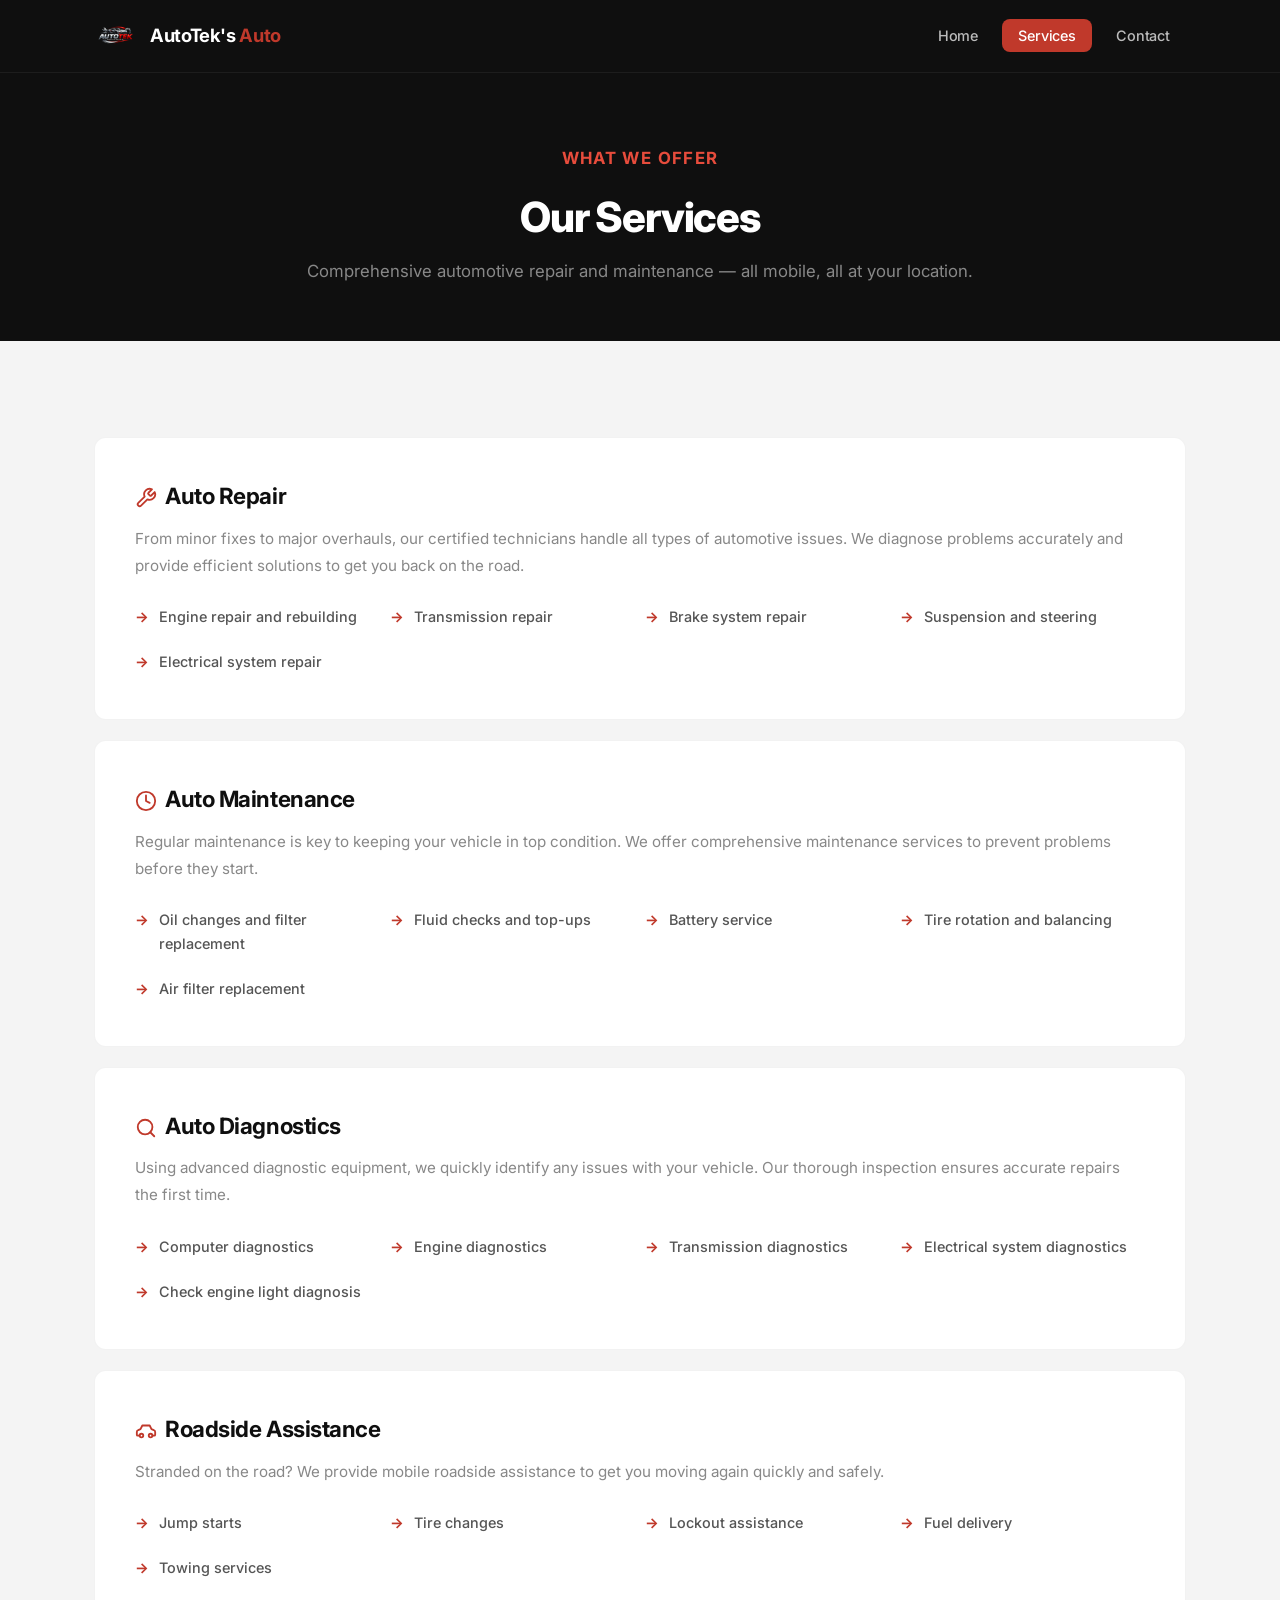
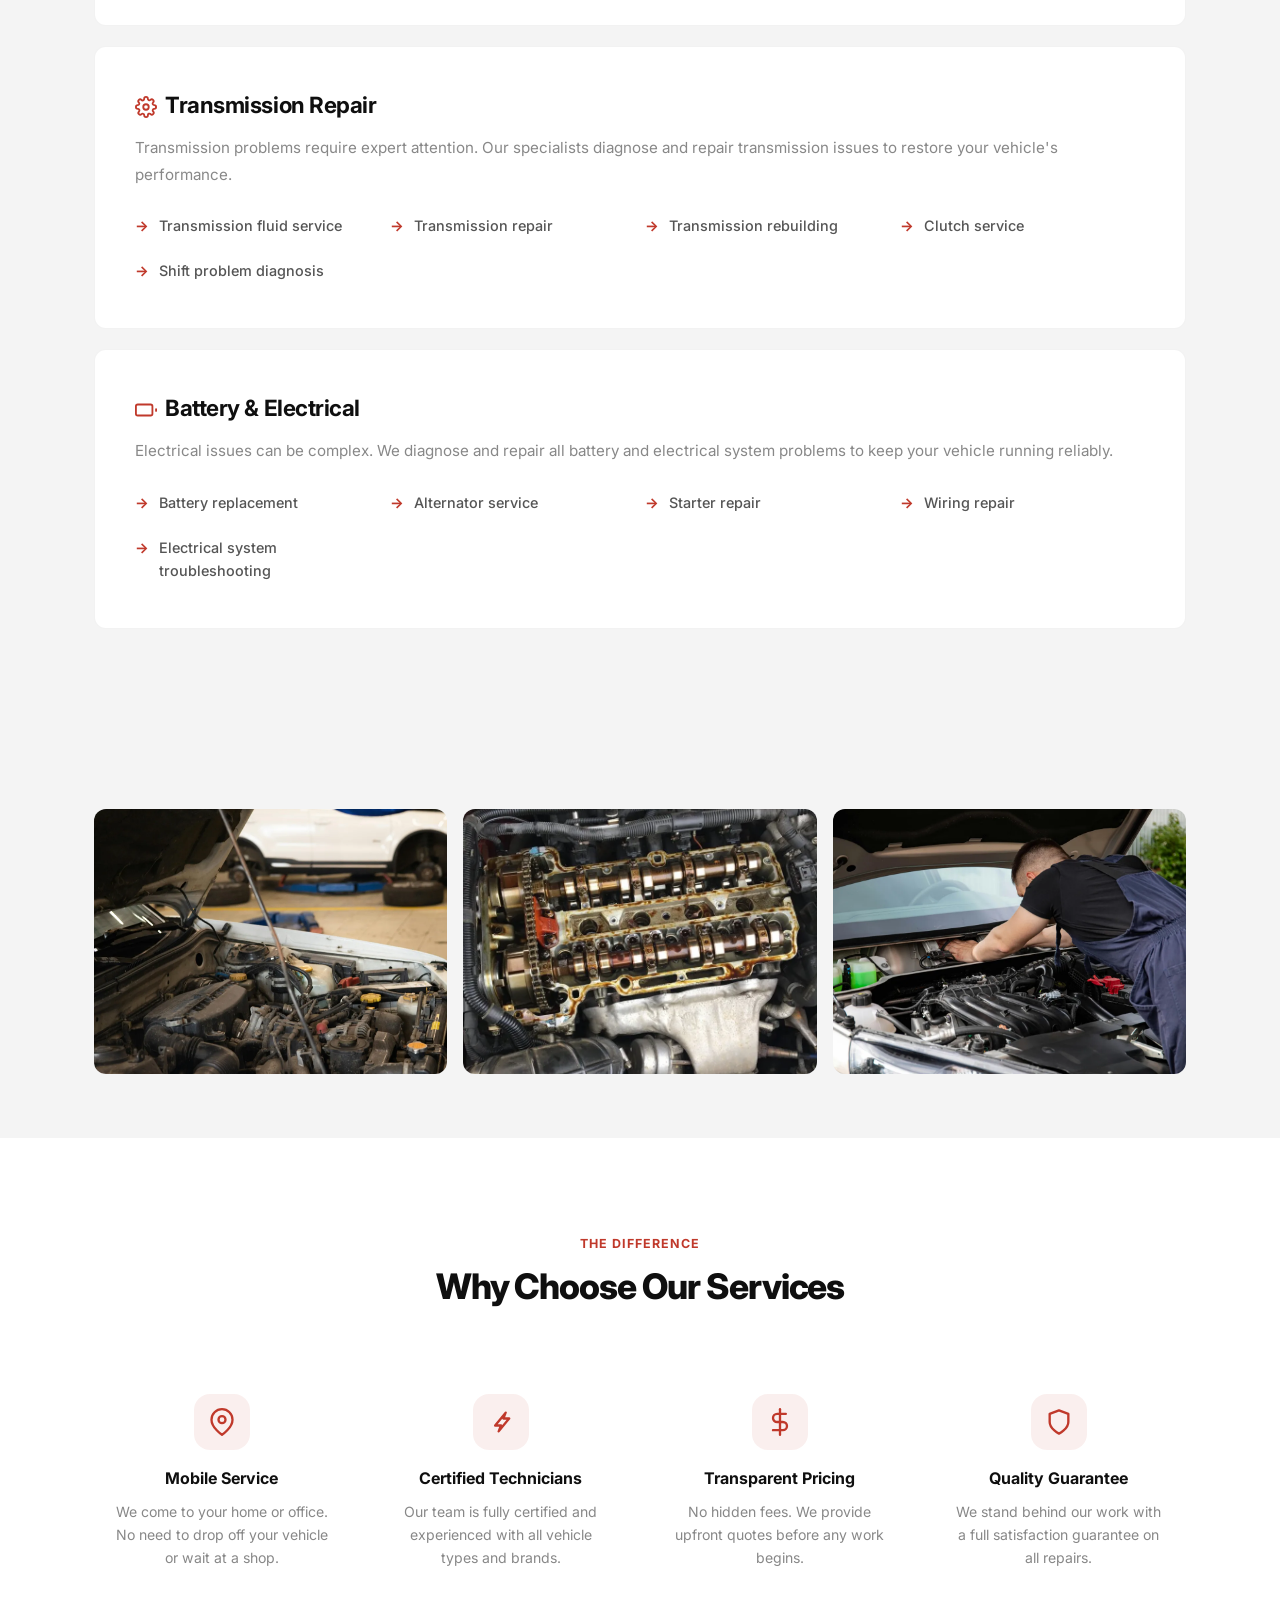
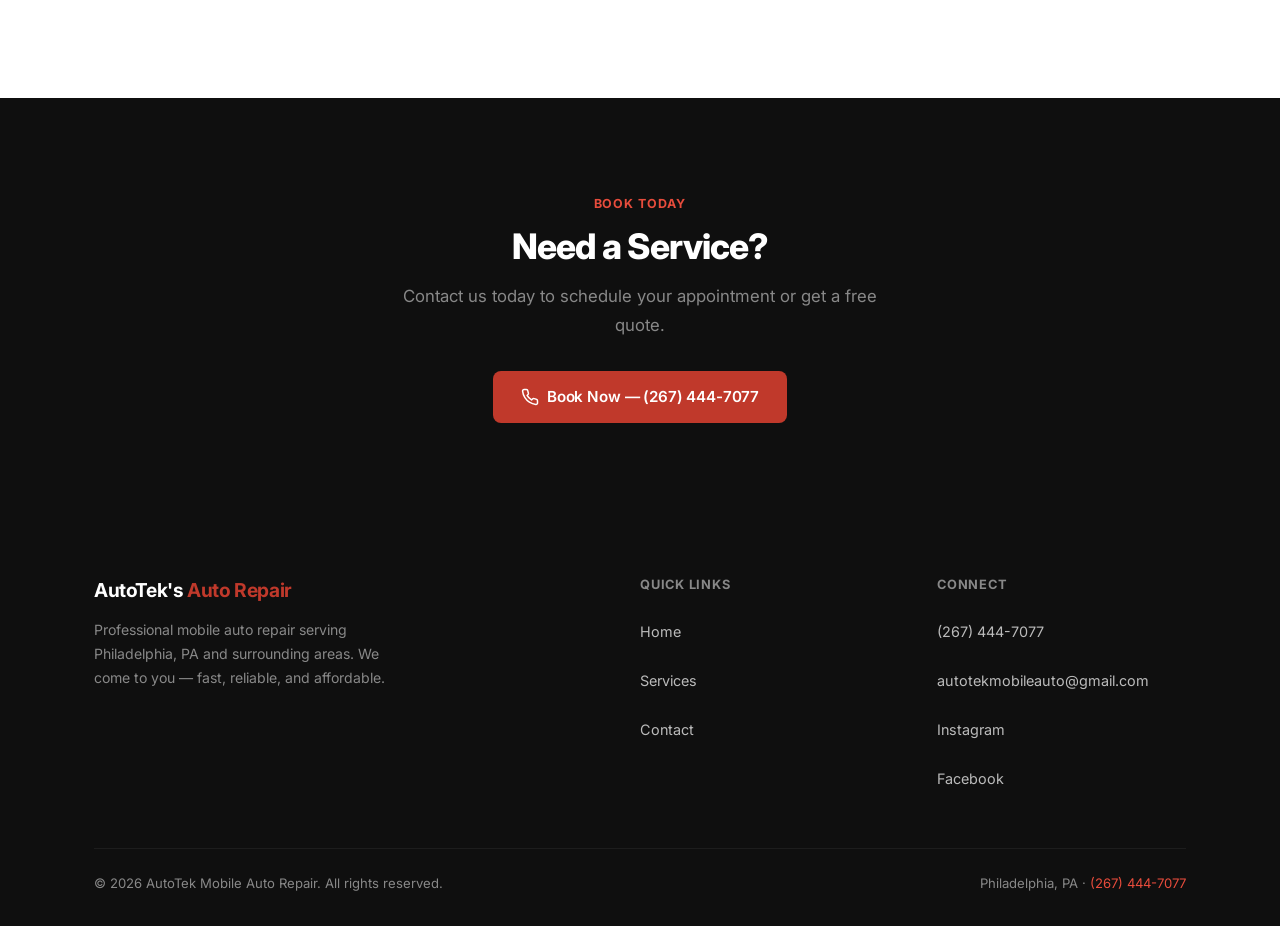
<file: services.html>
﻿<!DOCTYPE html>
<html lang="en">
<head>
    <meta charset="UTF-8">
    <meta name="viewport" content="width=device-width, initial-scale=1.0">
    <title>Services — AutoTek Mobile Auto Repair | Philadelphia, PA</title>
    <meta name="description" content="Comprehensive mobile auto repair services in Philadelphia, PA. Engine repair, maintenance, diagnostics, roadside assistance, transmission, and electrical work. Expert mechanics come to you.">
    <meta name="keywords" content="auto repair services Philadelphia PA, engine repair, transmission repair, auto maintenance, diagnostics, roadside assistance, mobile mechanic services">
    <meta name="geo.region" content="US-PA">
    <meta name="geo.placename" content="Philadelphia">
    <meta name="geo.position" content="39.9526;-75.1652">
    <meta name="ICBM" content="39.9526, -75.1652">
    <meta name="author" content="AutoTek Mobile Auto Repair">
    <meta name="robots" content="index, follow, max-snippet:-1, max-image-preview:large, max-video-preview:-1">
    <meta name="theme-color" content="#c0392b">
    <meta property="og:title" content="Services — AutoTek Mobile Auto Repair | Philadelphia, PA">
    <meta property="og:description" content="Professional auto repair services: engine repair, transmission, maintenance, diagnostics, roadside assistance & more. Mobile service in Philadelphia, PA.">
    <meta property="og:type" content="website">
    <meta property="og:url" content="https://autotekmobileauto.com/services.html">
    <meta property="og:image" content="https://autotekmobileauto.com/assets/og-image.jpg">
    <meta name="twitter:card" content="summary_large_image">
    <meta name="twitter:title" content="Services — AutoTek Mobile Auto Repair">
    <meta name="twitter:description" content="Professional auto repair services in Philadelphia, PA. Engine, transmission, maintenance, diagnostics & roadside assistance.">
    <meta name="twitter:image" content="https://autotekmobileauto.com/assets/og-image.jpg">
    <link rel="canonical" href="https://autotekmobileauto.com/services.html">
    <link rel="icon" type="image/png" href="assets/favicon.png">
    <link rel="preconnect" href="https://fonts.googleapis.com">
    <link rel="preconnect" href="https://fonts.gstatic.com" crossorigin>
    <link rel="stylesheet" href="https://fonts.googleapis.com/css2?family=Inter:wght@300;400;500;600;700;800&display=swap">
    <link rel="dns-prefetch" href="https://www.google-analytics.com">
    <!-- Google Analytics (Deferred for Performance) -->
    <script>
        function loadGA() {
            if (window.gaLoaded) return;
            window.gaLoaded = true;
            const script = document.createElement('script');
            script.src = 'https://www.googletagmanager.com/gtag/js?id=G-XXXXXXXXXX';
            script.async = true;
            document.head.appendChild(script);
            window.dataLayer = window.dataLayer || [];
            function gtag(){dataLayer.push(arguments);}
            gtag('js', new Date());
            gtag('config', 'G-XXXXXXXXXX');
            
            // Cleanup listeners
            ['scroll', 'mousemove', 'touchstart'].forEach(e => 
                window.removeEventListener(e, loadGA, { passive: true })
            );
        }
        // Load GA on first user interaction
        ['scroll', 'mousemove', 'touchstart'].forEach(e => 
            window.addEventListener(e, loadGA, { passive: true })
        );
    </script>
    <link rel="stylesheet" href="styles.css">
    <script type="application/ld+json">
    {
      "@context": "https://schema.org",
      "@type": "Service",
      "name": "Mobile Auto Repair Services",
      "provider": {
        "@type": "LocalBusiness",
        "name": "AutoTek Mobile Auto Repair",
        "telephone": "(267) 444-7077",
        "url": "https://autotekmobileauto.com"
      },
      "areaServed": {
        "@type": "City",
        "name": "Philadelphia, PA"
      },
      "serviceType": ["Auto Repair", "Auto Maintenance", "Diagnostics", "Roadside Assistance", "Transmission Repair", "Electrical Repair"]
    }
    </script>
    <script type="application/ld+json">
    {
      "@context": "https://schema.org",
      "@type": "BreadcrumbList",
      "itemListElement": [
        {
          "@type": "ListItem",
          "position": 1,
          "name": "Home",
          "item": "https://autotekmobileauto.com/"
        },
        {
          "@type": "ListItem",
          "position": 2,
          "name": "Services",
          "item": "https://autotekmobileauto.com/services.html"
        }
      ]
    }
    </script>
</head>
<body>

    <nav class="navbar">
        <div class="container">
            <a href="index.html" class="logo">
                <img src="assets/o.png" alt="AutoTek Mobile Auto Repair Logo" class="logo-img" width="40" height="40">
                <span class="logo-text">AutoTek's <span>Auto</span></span>
            </a>
            <button class="mobile-toggle" id="mobileToggle" aria-label="Toggle menu">
                <svg width="24" height="24" viewBox="0 0 24 24" fill="none" stroke="currentColor" stroke-width="2" stroke-linecap="round"><line x1="3" y1="6" x2="21" y2="6"/><line x1="3" y1="12" x2="21" y2="12"/><line x1="3" y1="18" x2="21" y2="18"/></svg>
            </button>
            <ul class="nav-links" id="navLinks">
                <li><a href="index.html">Home</a></li>
                <li><a href="services.html" class="active">Services</a></li>
                <li><a href="contact.html">Contact</a></li>
            </ul>
        </div>
    </nav>

    <main>

    <header class="page-header">
        <div class="container">
            <p class="section-label" style="color: var(--primary-light);">What We Offer</p>
            <h1>Our Services</h1>
            <p>Comprehensive automotive repair and maintenance — all mobile, all at your location.</p>
        </div>
    </header>

    <section class="services-detailed">
        <div class="container">
            <div class="service-item">
                <h2><svg width="22" height="22" viewBox="0 0 24 24" fill="none" stroke="var(--primary)" stroke-width="2" stroke-linecap="round" stroke-linejoin="round" style="vertical-align:middle;margin-right:8px"><path d="M14.7 6.3a1 1 0 0 0 0 1.4l1.6 1.6a1 1 0 0 0 1.4 0l3.77-3.77a6 6 0 0 1-7.94 7.94l-6.91 6.91a2.12 2.12 0 0 1-3-3l6.91-6.91a6 6 0 0 1 7.94-7.94l-3.76 3.76z"/></svg>Auto Repair</h2>
                <p>From minor fixes to major overhauls, our certified technicians handle all types of automotive issues. We diagnose problems accurately and provide efficient solutions to get you back on the road.</p>
                <ul class="service-list">
                    <li>Engine repair and rebuilding</li>
                    <li>Transmission repair</li>
                    <li>Brake system repair</li>
                    <li>Suspension and steering</li>
                    <li>Electrical system repair</li>
                </ul>
            </div>

            <div class="service-item">
                <h2><svg width="22" height="22" viewBox="0 0 24 24" fill="none" stroke="var(--primary)" stroke-width="2" stroke-linecap="round" stroke-linejoin="round" style="vertical-align:middle;margin-right:8px"><path d="M12 22c5.523 0 10-4.477 10-10S17.523 2 12 2 2 6.477 2 12s4.477 10 10 10z"/><path d="M12 6v6l4 2"/></svg>Auto Maintenance</h2>
                <p>Regular maintenance is key to keeping your vehicle in top condition. We offer comprehensive maintenance services to prevent problems before they start.</p>
                <ul class="service-list">
                    <li>Oil changes and filter replacement</li>
                    <li>Fluid checks and top-ups</li>
                    <li>Battery service</li>
                    <li>Tire rotation and balancing</li>
                    <li>Air filter replacement</li>
                </ul>
            </div>

            <div class="service-item">
                <h2><svg width="22" height="22" viewBox="0 0 24 24" fill="none" stroke="var(--primary)" stroke-width="2" stroke-linecap="round" stroke-linejoin="round" style="vertical-align:middle;margin-right:8px"><circle cx="11" cy="11" r="8"/><line x1="21" y1="21" x2="16.65" y2="16.65"/></svg>Auto Diagnostics</h2>
                <p>Using advanced diagnostic equipment, we quickly identify any issues with your vehicle. Our thorough inspection ensures accurate repairs the first time.</p>
                <ul class="service-list">
                    <li>Computer diagnostics</li>
                    <li>Engine diagnostics</li>
                    <li>Transmission diagnostics</li>
                    <li>Electrical system diagnostics</li>
                    <li>Check engine light diagnosis</li>
                </ul>
            </div>

            <div class="service-item">
                <h2><svg width="22" height="22" viewBox="0 0 24 24" fill="none" stroke="var(--primary)" stroke-width="2" stroke-linecap="round" stroke-linejoin="round" style="vertical-align:middle;margin-right:8px"><path d="M19 17h2c.6 0 1-.4 1-1v-3c0-.9-.7-1.7-1.5-1.9L18 10l-2-4H8L6 10l-2.5 1.1C2.7 11.3 2 12.1 2 13v3c0 .6.4 1 1 1h2"/><circle cx="7" cy="17" r="2"/><circle cx="17" cy="17" r="2"/></svg>Roadside Assistance</h2>
                <p>Stranded on the road? We provide mobile roadside assistance to get you moving again quickly and safely.</p>
                <ul class="service-list">
                    <li>Jump starts</li>
                    <li>Tire changes</li>
                    <li>Lockout assistance</li>
                    <li>Fuel delivery</li>
                    <li>Towing services</li>
                </ul>
            </div>

            <div class="service-item">
                <h2><svg width="22" height="22" viewBox="0 0 24 24" fill="none" stroke="var(--primary)" stroke-width="2" stroke-linecap="round" stroke-linejoin="round" style="vertical-align:middle;margin-right:8px"><circle cx="12" cy="12" r="3"/><path d="M19.4 15a1.65 1.65 0 0 0 .33 1.82l.06.06a2 2 0 0 1-2.83 2.83l-.06-.06a1.65 1.65 0 0 0-1.82-.33 1.65 1.65 0 0 0-1 1.51V21a2 2 0 0 1-4 0v-.09A1.65 1.65 0 0 0 9 19.4a1.65 1.65 0 0 0-1.82.33l-.06.06a2 2 0 0 1-2.83-2.83l.06-.06A1.65 1.65 0 0 0 4.68 15a1.65 1.65 0 0 0-1.51-1H3a2 2 0 0 1 0-4h.09A1.65 1.65 0 0 0 4.6 9a1.65 1.65 0 0 0-.33-1.82l-.06-.06a2 2 0 0 1 2.83-2.83l.06.06A1.65 1.65 0 0 0 9 4.68a1.65 1.65 0 0 0 1-1.51V3a2 2 0 0 1 4 0v.09a1.65 1.65 0 0 0 1 1.51 1.65 1.65 0 0 0 1.82-.33l.06-.06a2 2 0 0 1 2.83 2.83l-.06.06A1.65 1.65 0 0 0 19.4 9a1.65 1.65 0 0 0 1.51 1H21a2 2 0 0 1 0 4h-.09a1.65 1.65 0 0 0-1.51 1z"/></svg>Transmission Repair</h2>
                <p>Transmission problems require expert attention. Our specialists diagnose and repair transmission issues to restore your vehicle's performance.</p>
                <ul class="service-list">
                    <li>Transmission fluid service</li>
                    <li>Transmission repair</li>
                    <li>Transmission rebuilding</li>
                    <li>Clutch service</li>
                    <li>Shift problem diagnosis</li>
                </ul>
            </div>

            <div class="service-item">
                <h2><svg width="22" height="22" viewBox="0 0 24 24" fill="none" stroke="var(--primary)" stroke-width="2" stroke-linecap="round" stroke-linejoin="round" style="vertical-align:middle;margin-right:8px"><rect x="1" y="6" width="18" height="12" rx="2"/><line x1="23" y1="13" x2="23" y2="11"/></svg>Battery & Electrical</h2>
                <p>Electrical issues can be complex. We diagnose and repair all battery and electrical system problems to keep your vehicle running reliably.</p>
                <ul class="service-list">
                    <li>Battery replacement</li>
                    <li>Alternator service</li>
                    <li>Starter repair</li>
                    <li>Wiring repair</li>
                    <li>Electrical system troubleshooting</li>
                </ul>
            </div>
        </div>
    </section>

    <section class="gallery" style="padding: 64px 0;">
        <div class="container">
            <div class="gallery-grid">
                <div class="gallery-item"><img src="assets/pexels-artempodrez-8985922.webp" alt="Auto mechanic inspecting engine under hood" width="800" height="600" loading="lazy"></div>
                <div class="gallery-item"><img src="assets/o.webp" alt="Engine camshaft rebuild in progress" width="800" height="600" loading="lazy"></div>
                <div class="gallery-item"><img src="assets/pexels-19x14-8478259.webp" alt="Technician performing engine diagnostics" width="800" height="600" loading="lazy"></div>
            </div>
        </div>
    </section>

    <section class="why-choose">
        <div class="container">
            <div class="section-header text-center">
                <p class="section-label">The Difference</p>
                <h2 class="section-title">Why Choose Our Services</h2>
            </div>
            <div class="benefits-grid">
                <div class="benefit">
                    <div class="benefit-icon"><svg width="28" height="28" viewBox="0 0 24 24" fill="none" stroke="var(--primary)" stroke-width="2" stroke-linecap="round" stroke-linejoin="round"><path d="M21 10c0 7-9 13-9 13s-9-6-9-13a9 9 0 0 1 18 0z"/><circle cx="12" cy="10" r="3"/></svg></div>
                    <h3>Mobile Service</h3>
                    <p>We come to your home or office. No need to drop off your vehicle or wait at a shop.</p>
                </div>
                <div class="benefit">
                    <div class="benefit-icon"><svg width="28" height="28" viewBox="0 0 24 24" fill="none" stroke="var(--primary)" stroke-width="2" stroke-linecap="round" stroke-linejoin="round"><path d="M12 15l-2 5 9-11h-5l2-5-9 11h5z"/></svg></div>
                    <h3>Certified Technicians</h3>
                    <p>Our team is fully certified and experienced with all vehicle types and brands.</p>
                </div>
                <div class="benefit">
                    <div class="benefit-icon"><svg width="28" height="28" viewBox="0 0 24 24" fill="none" stroke="var(--primary)" stroke-width="2" stroke-linecap="round" stroke-linejoin="round"><line x1="12" y1="1" x2="12" y2="23"/><path d="M17 5H9.5a3.5 3.5 0 0 0 0 7h5a3.5 3.5 0 0 1 0 7H6"/></svg></div>
                    <h3>Transparent Pricing</h3>
                    <p>No hidden fees. We provide upfront quotes before any work begins.</p>
                </div>
                <div class="benefit">
                    <div class="benefit-icon"><svg width="28" height="28" viewBox="0 0 24 24" fill="none" stroke="var(--primary)" stroke-width="2" stroke-linecap="round" stroke-linejoin="round"><path d="M12 22s8-4 8-10V5l-8-3-8 3v7c0 6 8 10 8 10z"/></svg></div>
                    <h3>Quality Guarantee</h3>
                    <p>We stand behind our work with a full satisfaction guarantee on all repairs.</p>
                </div>
            </div>
        </div>
    </section>

    <section class="cta-section">
        <div class="container">
            <p class="section-label" style="color: var(--primary-light);">Book Today</p>
            <h2 class="section-title" style="color: var(--white);">Need a Service?</h2>
            <p class="section-subtitle mx-auto" style="color: var(--gray-500);">Contact us today to schedule your appointment or get a free quote.</p>
            <div class="cta-actions">
                <a href="tel:+12674447077" class="btn btn-primary">
                    <svg width="18" height="18" viewBox="0 0 24 24" fill="none" stroke="currentColor" stroke-width="2" stroke-linecap="round" stroke-linejoin="round"><path d="M22 16.92v3a2 2 0 0 1-2.18 2 19.79 19.79 0 0 1-8.63-3.07 19.5 19.5 0 0 1-6-6 19.79 19.79 0 0 1-3.07-8.67A2 2 0 0 1 4.11 2h3a2 2 0 0 1 2 1.72c.127.96.361 1.903.7 2.81a2 2 0 0 1-.45 2.11L8.09 9.91a16 16 0 0 0 6 6l1.27-1.27a2 2 0 0 1 2.11-.45c.907.339 1.85.573 2.81.7A2 2 0 0 1 22 16.92z"/></svg>
                    Book Now — (267) 444-7077
                </a>
            </div>
        </div>
    </section>

    </main>

    <footer>
        <div class="container">
            <div class="footer-grid">
                <div class="footer-brand">
                    <span class="logo-text">AutoTek's <span style="color:var(--primary);">Auto Repair</span></span>
                    <p>Professional mobile auto repair serving Philadelphia, PA and surrounding areas. We come to you — fast, reliable, and affordable.</p>
                </div>
                <div class="footer-col">
                    <h4>Quick Links</h4>
                    <ul>
                        <li><a href="index.html">Home</a></li>
                        <li><a href="services.html">Services</a></li>
                        <li><a href="contact.html">Contact</a></li>
                    </ul>
                </div>
                <div class="footer-col">
                    <h4>Connect</h4>
                    <ul>
                        <li><a href="tel:+12674447077">(267) 444-7077</a></li>
                        <li><a href="mailto:autotekmobileauto@gmail.com">autotekmobileauto@gmail.com</a></li>
                        <li><a href="https://www.instagram.com/AutoTeksmobileauto/" target="_blank" rel="noopener noreferrer">Instagram</a></li>
                        <li><a href="https://www.facebook.com/AutoTeksmobileauto/" target="_blank" rel="noopener noreferrer">Facebook</a></li>
                    </ul>
                </div>
            </div>
            <div class="footer-bottom">
                <p>&copy; <span class="copyright-year">2025</span> AutoTek Mobile Auto Repair. All rights reserved.</p>
                <p>Philadelphia, PA &middot; <a href="tel:+12674447077">(267) 444-7077</a></p>
            </div>
        </div>
    </footer>

    <script src="script.js"></script>
</body>
</html>
</file>
<file: styles.css>
* {
    margin: 0;
    padding: 0;
    box-sizing: border-box;
}

:root {
    --primary: #c0392b;
    --primary-light: #e74c3c;
    --primary-dark: #962d22;
    --dark: #0f0f0f;
    --dark-2: #1a1a1a;
    --dark-3: #222;
    --gray-900: #2a2a2a;
    --gray-700: #555;
    --gray-500: #888;
    --gray-300: #bbb;
    --gray-100: #f4f4f4;
    --white: #fff;
    --radius: 12px;
    --radius-sm: 8px;
    --shadow: 0 4px 24px rgba(0,0,0,0.06);
    --shadow-lg: 0 12px 48px rgba(0,0,0,0.1);
    --transition: 0.3s cubic-bezier(0.4, 0, 0.2, 1);
}

html { scroll-behavior: smooth; }

body {
    font-family: 'Inter', -apple-system, BlinkMacSystemFont, sans-serif;
    color: var(--dark);
    line-height: 1.6;
    background: var(--white);
    -webkit-font-smoothing: antialiased;
}

.container {
    max-width: 1140px;
    margin: 0 auto;
    padding: 0 24px;
}

/* ── Navbar ── */
.navbar {
    background: var(--dark);
    padding: 0;
    position: sticky;
    top: 0;
    z-index: 1000;
    border-bottom: 1px solid rgba(255,255,255,0.06);
}

.navbar .container {
    display: flex;
    justify-content: space-between;
    align-items: center;
    height: 72px;
}

.logo {
    display: flex;
    align-items: center;
    gap: 12px;
    text-decoration: none;
    color: var(--white);
}

.logo-img {
    height: 44px;
    width: auto;
    border-radius: 4px;
}

.logo-text {
    font-size: 1.15rem;
    font-weight: 700;
    letter-spacing: -0.02em;
    color: var(--white);
}

.logo-text span {
    color: var(--primary);
}

.nav-links {
    display: flex;
    list-style: none;
    gap: 8px;
    align-items: center;
}

.nav-links a {
    color: var(--gray-300);
    text-decoration: none;
    font-weight: 500;
    font-size: 0.9rem;
    padding: 8px 16px;
    border-radius: 8px;
    transition: var(--transition);
    letter-spacing: -0.01em;
}

.nav-links a:hover { color: var(--white); background: rgba(255,255,255,0.06); }
.nav-links a.active { color: var(--white); background: var(--primary); }

.mobile-toggle {
    display: none;
    background: none;
    border: none;
    color: var(--white);
    font-size: 1.5rem;
    cursor: pointer;
    padding: 12px;
    min-width: 48px;
    min-height: 48px;
}

/* ── Hero ── */
.hero {
    position: relative;
    min-height: 520px;
    display: flex;
    align-items: center;
    overflow: hidden;
    background: var(--dark);
}

.hero-bg {
    position: absolute;
    inset: 0;
    z-index: 1;
}

.hero-bg img {
    width: 100%;
    height: 100%;
    object-fit: cover;
    opacity: 0.45;
}

.hero-overlay {
    position: absolute;
    inset: 0;
    background: linear-gradient(135deg, rgba(15,15,15,0.85) 0%, rgba(15,15,15,0.5) 100%);
    z-index: 2;
}

.hero-logo-bg {
    position: absolute;
    inset: 0;
    z-index: 3;
    display: flex;
    align-items: center;
    justify-content: center;
    pointer-events: none;
}

.hero-logo-bg img {
    width: min(560px, 80vw);
    height: auto;
    opacity: 0.18;
    mix-blend-mode: screen;
    filter: saturate(1.4);
}

.hero .container {
    position: relative;
    z-index: 4;
    padding-top: 80px;
    padding-bottom: 80px;
}

.hero-content { max-width: 600px; }

.hero-badge {
    display: inline-flex;
    align-items: center;
    gap: 8px;
    background: rgba(192,57,43,0.15);
    border: 1px solid rgba(192,57,43,0.3);
    color: var(--primary-light);
    padding: 6px 16px;
    border-radius: 100px;
    font-size: 0.8rem;
    font-weight: 600;
    letter-spacing: 0.03em;
    text-transform: uppercase;
    margin-bottom: 24px;
}

.hero h1 {
    font-size: 3.2rem;
    font-weight: 800;
    line-height: 1.1;
    letter-spacing: -0.03em;
    color: var(--white);
    margin-bottom: 16px;
}

.hero p {
    font-size: 1.1rem;
    color: var(--gray-300);
    margin-bottom: 32px;
    line-height: 1.7;
    max-width: 480px;
}

.hero-actions { display: flex; gap: 12px; flex-wrap: wrap; }

/* ── Buttons ── */
.btn {
    display: inline-flex;
    align-items: center;
    gap: 8px;
    padding: 14px 28px;
    border-radius: var(--radius-sm);
    text-decoration: none;
    font-weight: 600;
    font-size: 0.95rem;
    transition: var(--transition);
    cursor: pointer;
    border: none;
    letter-spacing: -0.01em;
}

.btn-primary {
    background: var(--primary);
    color: var(--white);
}

.btn-primary:hover {
    background: var(--primary-dark);
    transform: translateY(-2px);
    box-shadow: 0 8px 24px rgba(192,57,43,0.3);
}

.btn-outline {
    background: transparent;
    color: var(--white);
    border: 1.5px solid rgba(255,255,255,0.25);
}

.btn-outline:hover {
    border-color: var(--white);
    background: rgba(255,255,255,0.05);
}

.btn-dark {
    background: var(--dark);
    color: var(--white);
}

.btn-dark:hover {
    background: var(--dark-2);
    transform: translateY(-2px);
    box-shadow: var(--shadow-lg);
}

/* ── Section Shared ── */
section { padding: 96px 0; }

.section-label {
    font-size: 0.78rem;
    font-weight: 700;
    text-transform: uppercase;
    letter-spacing: 0.08em;
    color: var(--primary);
    margin-bottom: 12px;
}

.section-title {
    font-size: 2.2rem;
    font-weight: 800;
    letter-spacing: -0.03em;
    color: var(--dark);
    margin-bottom: 16px;
    line-height: 1.15;
}

.section-subtitle {
    font-size: 1.05rem;
    color: var(--gray-500);
    max-width: 520px;
    line-height: 1.7;
}

.section-header { margin-bottom: 56px; }
.text-center { text-align: center; }
.mx-auto { margin-left: auto; margin-right: auto; }

/* ── About / Why Us ── */
.about { background: var(--gray-100); }

.about-grid {
    display: grid;
    grid-template-columns: 1fr 1fr;
    gap: 64px;
    align-items: center;
}

.about-image {
    border-radius: var(--radius);
    overflow: hidden;
    aspect-ratio: 4/3;
    box-shadow: var(--shadow-lg);
}

.about-image img {
    width: 100%;
    height: 100%;
    object-fit: cover;
    transition: transform 0.6s ease;
}

.about-image:hover img { transform: scale(1.03); }

.about-text .section-subtitle { margin-bottom: 32px; }

.features-list {
    list-style: none;
    display: flex;
    flex-direction: column;
    gap: 14px;
}

.features-list li {
    display: flex;
    align-items: center;
    gap: 12px;
    font-size: 0.95rem;
    color: var(--gray-700);
    font-weight: 500;
}

.features-list li .check {
    width: 24px;
    height: 24px;
    border-radius: 50%;
    background: rgba(192,57,43,0.1);
    color: var(--primary);
    display: flex;
    align-items: center;
    justify-content: center;
    font-size: 0.75rem;
    flex-shrink: 0;
    font-weight: 700;
}

/* ── Stats ── */
.stats-bar {
    background: var(--dark);
    padding: 48px 0;
}

.stats-grid {
    display: grid;
    grid-template-columns: repeat(4, 1fr);
    gap: 32px;
    text-align: center;
}

.stat-item h3 {
    font-size: 2.4rem;
    font-weight: 800;
    color: var(--primary-light);
    letter-spacing: -0.03em;
    margin-bottom: 4px;
}

.stat-item p {
    font-size: 0.85rem;
    color: var(--gray-500);
    font-weight: 500;
    text-transform: uppercase;
    letter-spacing: 0.05em;
}

/* ── Services Preview (Home) ── */
.services-grid {
    display: grid;
    grid-template-columns: repeat(3, 1fr);
    gap: 24px;
}

.service-card {
    background: var(--white);
    padding: 36px 28px;
    border-radius: var(--radius);
    border: 1px solid rgba(0,0,0,0.06);
    transition: var(--transition);
    position: relative;
    overflow: hidden;
}

.service-card::before {
    content: '';
    position: absolute;
    top: 0;
    left: 0;
    right: 0;
    height: 3px;
    background: var(--primary);
    transform: scaleX(0);
    transition: transform 0.4s ease;
    transform-origin: left;
}

.service-card:hover {
    transform: translateY(-6px);
    box-shadow: var(--shadow-lg);
}

.service-card:hover::before { transform: scaleX(1); }

.service-icon {
    width: 48px;
    height: 48px;
    border-radius: 12px;
    background: rgba(192,57,43,0.08);
    display: flex;
    align-items: center;
    justify-content: center;
    font-size: 1.3rem;
    margin-bottom: 20px;
}

.service-card h3 {
    font-size: 1.15rem;
    font-weight: 700;
    color: var(--dark);
    margin-bottom: 8px;
    letter-spacing: -0.01em;
}

.service-card p {
    font-size: 0.9rem;
    color: var(--gray-500);
    line-height: 1.65;
}

.view-all {
    display: inline-flex;
    align-items: center;
    gap: 6px;
    color: var(--primary);
    text-decoration: none;
    font-weight: 600;
    font-size: 0.95rem;
    margin-top: 40px;
    transition: var(--transition);
}

.view-all:hover { gap: 12px; }

/* ── Gallery / Work ── */
.gallery { background: var(--gray-100); }

.gallery-grid {
    display: grid;
    grid-template-columns: repeat(3, 1fr);
    gap: 16px;
}

.gallery-item {
    border-radius: var(--radius);
    overflow: hidden;
    aspect-ratio: 4/3;
    cursor: pointer;
}

.gallery-item img {
    width: 100%;
    height: 100%;
    object-fit: cover;
    transition: transform 0.5s ease;
}

.gallery-item:hover img { transform: scale(1.06); }

/* ── CTA ── */
.cta-section {
    background: var(--dark);
    text-align: center;
}

.cta-section .section-title { color: var(--white); }
.cta-section .section-subtitle { color: var(--gray-500); }
.cta-actions { display: flex; gap: 12px; justify-content: center; margin-top: 32px; flex-wrap: wrap; }

/* ── Page Header ── */
.page-header {
    background: var(--dark);
    padding: 72px 0 56px;
    text-align: center;
}

.page-header h1 {
    font-size: 2.6rem;
    font-weight: 800;
    color: var(--white);
    letter-spacing: -0.03em;
    margin-bottom: 8px;
}

.page-header p {
    font-size: 1.05rem;
    color: var(--gray-500);
}

/* ── Services Detail ── */
.services-detailed { background: var(--gray-100); }

.service-item {
    background: var(--white);
    padding: 40px;
    margin-bottom: 20px;
    border-radius: var(--radius);
    border: 1px solid rgba(0,0,0,0.05);
    transition: var(--transition);
}

.service-item:hover { box-shadow: var(--shadow); }

.service-item h2 {
    font-size: 1.4rem;
    font-weight: 700;
    color: var(--dark);
    margin-bottom: 12px;
    letter-spacing: -0.02em;
}

.service-item p {
    color: var(--gray-500);
    margin-bottom: 20px;
    line-height: 1.75;
    font-size: 0.95rem;
}

.service-list {
    list-style: none;
    display: grid;
    grid-template-columns: repeat(auto-fit, minmax(200px, 1fr));
    gap: 10px;
}

.service-list li {
    padding: 6px 0 6px 24px;
    position: relative;
    color: var(--gray-700);
    font-size: 0.9rem;
    font-weight: 500;
}

.service-list li::before {
    content: '→';
    position: absolute;
    left: 0;
    color: var(--primary);
    font-weight: 700;
}

/* ── Benefits ── */
.why-choose { background: var(--white); }

.benefits-grid {
    display: grid;
    grid-template-columns: repeat(4, 1fr);
    gap: 24px;
}

.benefit {
    text-align: center;
    padding: 32px 20px;
    border-radius: var(--radius);
    transition: var(--transition);
}

.benefit:hover { background: var(--gray-100); }

.benefit-icon {
    width: 56px;
    height: 56px;
    border-radius: 16px;
    background: rgba(192,57,43,0.08);
    display: flex;
    align-items: center;
    justify-content: center;
    font-size: 1.5rem;
    margin: 0 auto 16px;
}

.benefit h3 {
    font-size: 1rem;
    font-weight: 700;
    color: var(--dark);
    margin-bottom: 8px;
}

.benefit p {
    font-size: 0.88rem;
    color: var(--gray-500);
    line-height: 1.65;
}

/* ── Contact ── */
.contact-section { background: var(--gray-100); }

.contact-wrapper {
    display: grid;
    grid-template-columns: 1fr 1fr;
    gap: 48px;
}

.contact-info h2 {
    font-size: 1.8rem;
    font-weight: 800;
    color: var(--dark);
    margin-bottom: 8px;
    letter-spacing: -0.02em;
}

.contact-info > p {
    color: var(--gray-500);
    margin-bottom: 32px;
    line-height: 1.7;
}

.info-item {
    margin-bottom: 24px;
    padding-bottom: 24px;
    border-bottom: 1px solid rgba(0,0,0,0.06);
}

.info-item:last-child { border-bottom: none; }

.info-item h3 {
    font-size: 0.8rem;
    font-weight: 700;
    text-transform: uppercase;
    letter-spacing: 0.06em;
    color: var(--gray-500);
    margin-bottom: 6px;
}

.info-item p { color: var(--dark); font-weight: 500; margin-bottom: 2px; }

.info-item a {
    color: var(--primary);
    text-decoration: none;
    font-weight: 600;
    transition: var(--transition);
}

.info-item a:hover { color: var(--primary-dark); }

.small { font-size: 0.82rem; color: var(--gray-500); font-weight: 400; }

.social-links {
    display: flex;
    gap: 12px;
    margin-top: 8px;
}

.social-link {
    display: inline-flex;
    align-items: center;
    gap: 8px;
    padding: 10px 18px;
    background: var(--white);
    border: 1px solid rgba(0,0,0,0.08);
    border-radius: var(--radius-sm);
    color: var(--dark);
    text-decoration: none;
    font-size: 0.85rem;
    font-weight: 600;
    transition: var(--transition);
}

.social-link:hover {
    border-color: var(--primary);
    color: var(--primary);
    transform: translateY(-2px);
    box-shadow: var(--shadow);
}

.contact-reasons {
    list-style: none;
    display: flex;
    flex-direction: column;
    gap: 8px;
}

.contact-reasons li {
    padding-left: 20px;
    position: relative;
    color: var(--gray-700);
    font-size: 0.9rem;
}

.contact-reasons li::before {
    content: '•';
    position: absolute;
    left: 0;
    color: var(--primary);
    font-weight: bold;
}

/* ── Contact Form ── */
.contact-form-wrapper h2 {
    font-size: 1.8rem;
    font-weight: 800;
    color: var(--dark);
    margin-bottom: 20px;
    letter-spacing: -0.02em;
}

.contact-form {
    background: var(--white);
    padding: 32px;
    border-radius: var(--radius);
    border: 1px solid rgba(0,0,0,0.06);
}

.form-group { margin-bottom: 20px; }

.form-group label {
    display: block;
    margin-bottom: 6px;
    font-size: 0.85rem;
    font-weight: 600;
    color: var(--dark);
}

.form-group input,
.form-group select,
.form-group textarea {
    width: 100%;
    padding: 12px 16px;
    border: 1.5px solid rgba(0,0,0,0.1);
    border-radius: var(--radius-sm);
    font-family: inherit;
    font-size: 0.92rem;
    transition: var(--transition);
    background: var(--white);
    color: var(--dark);
}

.form-group input:focus,
.form-group select:focus,
.form-group textarea:focus {
    outline: none;
    border-color: var(--primary);
    box-shadow: 0 0 0 4px rgba(192,57,43,0.08);
}

.submit-button {
    width: 100%;
    padding: 14px 28px;
    background: var(--primary);
    color: var(--white);
    border: none;
    border-radius: var(--radius-sm);
    font-family: inherit;
    font-weight: 700;
    font-size: 0.95rem;
    cursor: pointer;
    transition: var(--transition);
}

.submit-button:hover {
    background: var(--primary-dark);
    transform: translateY(-2px);
    box-shadow: 0 8px 24px rgba(192,57,43,0.25);
}

.form-note {
    margin-top: 16px;
    color: var(--gray-500);
    font-size: 0.82rem;
    text-align: center;
}

/* ── FAQ ── */
.faq-section { background: var(--white); }

.faq-grid {
    display: grid;
    grid-template-columns: repeat(2, 1fr);
    gap: 20px;
}

.faq-item {
    background: var(--gray-100);
    padding: 28px;
    border-radius: var(--radius);
    transition: var(--transition);
}

.faq-item:hover { box-shadow: var(--shadow); transform: translateY(-2px); }

.faq-item h3 {
    font-size: 1rem;
    font-weight: 700;
    color: var(--dark);
    margin-bottom: 8px;
}

.faq-item p {
    font-size: 0.9rem;
    color: var(--gray-500);
    line-height: 1.65;
}

/* ── Footer ── */
footer {
    background: var(--dark);
    color: var(--white);
    padding: 56px 0 32px;
}

.footer-grid {
    display: grid;
    grid-template-columns: 2fr 1fr 1fr;
    gap: 48px;
    margin-bottom: 40px;
}

.footer-brand .logo-text {
    font-size: 1.2rem;
    margin-bottom: 12px;
    display: block;
}

.footer-brand p {
    color: var(--gray-500);
    font-size: 0.88rem;
    line-height: 1.7;
    max-width: 300px;
}

.footer-col h4 {
    font-size: 0.8rem;
    font-weight: 700;
    text-transform: uppercase;
    letter-spacing: 0.06em;
    color: var(--gray-500);
    margin-bottom: 16px;
}

.footer-col ul { list-style: none; }

.footer-col ul li { margin-bottom: 10px; }

.footer-col ul a {
    color: var(--gray-300);
    text-decoration: none;
    font-size: 0.9rem;
    transition: var(--transition);
    display: inline-block;
    padding: 8px 0;
}

.footer-col ul a:hover { color: var(--white); }

.footer-bottom {
    border-top: 1px solid rgba(255,255,255,0.06);
    padding-top: 24px;
    display: flex;
    justify-content: space-between;
    align-items: center;
}

.footer-bottom p {
    font-size: 0.82rem;
    color: var(--gray-500);
}

.footer-bottom a {
    color: var(--primary-light);
    text-decoration: none;
}

/* ── Success ── */
.success-message {
    background: #16a34a;
    color: var(--white);
    padding: 16px;
    border-radius: var(--radius-sm);
    margin-bottom: 20px;
    text-align: center;
    font-weight: 600;
    font-size: 0.92rem;
    animation: fadeIn 0.4s ease;
}

@keyframes fadeIn {
    from { opacity: 0; transform: translateY(-8px); }
    to { opacity: 1; transform: translateY(0); }
}

/* ── Responsive ── */
@media (max-width: 1024px) {
    .services-grid { grid-template-columns: repeat(2, 1fr); }
    .benefits-grid { grid-template-columns: repeat(2, 1fr); }
    .footer-grid { grid-template-columns: 1fr 1fr; }
    .gallery-grid { grid-template-columns: repeat(2, 1fr); }
}

@media (max-width: 768px) {
    .mobile-toggle { display: block; }
    .nav-links {
        display: none;
        position: absolute;
        top: 72px;
        left: 0;
        right: 0;
        background: var(--dark);
        flex-direction: column;
        padding: 16px 24px;
        border-top: 1px solid rgba(255,255,255,0.06);
        gap: 4px;
    }
    .nav-links.open { display: flex; }
    .nav-links a { display: block; padding: 16px; }

    .hero h1 { font-size: 2.2rem; }
    .hero { min-height: 420px; }
    section { padding: 64px 0; }

    .about-grid { grid-template-columns: 1fr; gap: 32px; }
    .stats-grid { grid-template-columns: repeat(2, 1fr); }
    .services-grid { grid-template-columns: 1fr; }
    .benefits-grid { grid-template-columns: 1fr; }
    .contact-wrapper { grid-template-columns: 1fr; }
    .faq-grid { grid-template-columns: 1fr; }
    .gallery-grid { grid-template-columns: repeat(2, 1fr); }
    .footer-grid { grid-template-columns: 1fr; gap: 32px; }
    .footer-bottom { flex-direction: column; gap: 8px; text-align: center; }
    .section-title { font-size: 1.8rem; }
    .page-header h1 { font-size: 2rem; }
}

/* ── Map / Location ── */
.location-section { background: var(--white); }

.map-wrapper {
    border-radius: var(--radius);
    overflow: hidden;
    box-shadow: var(--shadow);
    border: 1px solid rgba(0,0,0,0.06);
}

.map-wrapper iframe {
    display: block;
    width: 100%;
    height: 500px;
}

/* ── Book Now Card (Contact) ── */
.contact-book-wrapper {
    display: flex;
    flex-direction: column;
    gap: 24px;
}

.book-now-card {
    background: var(--white);
    border: 1px solid rgba(0,0,0,0.06);
    border-radius: var(--radius);
    padding: 40px 32px;
    text-align: center;
}

.book-now-card svg:first-child { margin-bottom: 20px; }

.book-now-card h2 {
    font-size: 1.6rem;
    font-weight: 800;
    color: var(--dark);
    margin-bottom: 12px;
    letter-spacing: -0.02em;
}

.book-now-card p {
    color: var(--gray-500);
    font-size: 0.95rem;
    line-height: 1.7;
    margin-bottom: 24px;
    max-width: 360px;
    margin-left: auto;
    margin-right: auto;
}

.map-card {
    background: var(--white);
    border: 1px solid rgba(0,0,0,0.06);
    border-radius: var(--radius);
    overflow: hidden;
}

.map-card h3 {
    padding: 20px 24px 16px;
    font-size: 1rem;
    font-weight: 700;
    color: var(--dark);
}

.map-card .map-wrapper {
    border-radius: 0;
    box-shadow: none;
    border: none;
}

.coverage-details {
    padding: 24px;
    background: var(--gray-100);
    border-top: 1px solid rgba(0,0,0,0.06);
}

.coverage-details p {
    font-size: 0.9rem;
    color: var(--dark);
    margin-bottom: 12px;
    font-weight: 500;
}

.coverage-list {
    list-style: none;
    display: grid;
    grid-template-columns: repeat(2, 1fr);
    gap: 8px 12px;
    margin-bottom: 16px;
}

.coverage-list li {
    font-size: 0.85rem;
    color: var(--gray-700);
    padding-left: 20px;
    position: relative;
}

.coverage-list li::before {
    content: '✓';
    position: absolute;
    left: 0;
    color: var(--primary);
    font-weight: 700;
}

.coverage-note {
    font-size: 0.85rem;
    color: var(--gray-700);
    padding: 12px;
    background: var(--white);
    border-left: 3px solid var(--primary);
    border-radius: 4px;
    margin: 0 !important;
}

.coverage-note a {
    color: var(--primary);
    text-decoration: none;
    font-weight: 600;
}

.coverage-note a:hover {
    text-decoration: underline;
}

@media (max-width: 768px) {
    .coverage-list {
        grid-template-columns: 1fr;
    }
}

@media (max-width: 480px) {
    .hero h1 { font-size: 1.7rem; }
    .hero-actions { flex-direction: column; }
    .btn { width: 100%; justify-content: center; }
    .stats-grid { grid-template-columns: 1fr 1fr; gap: 20px; }
    .stat-item h3 { font-size: 1.8rem; }
    .gallery-grid { grid-template-columns: 1fr; }
    .social-links { flex-direction: column; }
    .book-now-card { padding: 28px 20px; }
}


/* Map Section */
.location-section {
    padding: 80px 0;
    background-color: var(--gray-50);
}

.map-wrapper {
    margin-top: 40px;
    border-radius: 12px;
    overflow: hidden;
    box-shadow: 0 10px 40px rgba(0, 0, 0, 0.1);
}

.leaflet-map {
    width: 100%;
    height: 500px;
    border-radius: 12px;
}

.leaflet-container {
    font-family: inherit;
}

.leaflet-popup-content-wrapper {
    border-radius: 8px;
    box-shadow: 0 4px 12px rgba(0, 0, 0, 0.15);
}

.leaflet-popup-content {
    margin: 0;
    font-size: 14px;
}

.map-popup-title {
    font-weight: 600;
    color: var(--primary);
    margin-bottom: 4px;
}

.map-popup-text {
    color: var(--gray-700);
    font-size: 13px;
}

@media (max-width: 768px) {
    .leaflet-map {
        height: 350px;
    }

    .location-section {
        padding: 60px 0;
    }
}


/* Map Legend */
.map-legend {
    background: white;
    padding: 12px;
    border-radius: 6px;
    box-shadow: 0 2px 8px rgba(0,0,0,0.15);
    font-size: 12px;
    font-family: inherit;
}

.map-legend strong {
    display: block;
    margin-bottom: 8px;
    font-weight: 600;
    color: var(--dark);
}

.map-legend div {
    display: flex;
    align-items: center;
    gap: 8px;
    margin-bottom: 6px;
}

.map-legend div:last-child {
    margin-bottom: 0;
}

/* Leaflet overrides */
.leaflet-control-attribution {
    font-size: 11px;
}

.leaflet-popup {
    font-family: inherit;
}

.leaflet-popup-content-wrapper {
    border-radius: 8px;
    background: white;
}

.leaflet-popup-tip {
    background: white;
}
</file>
